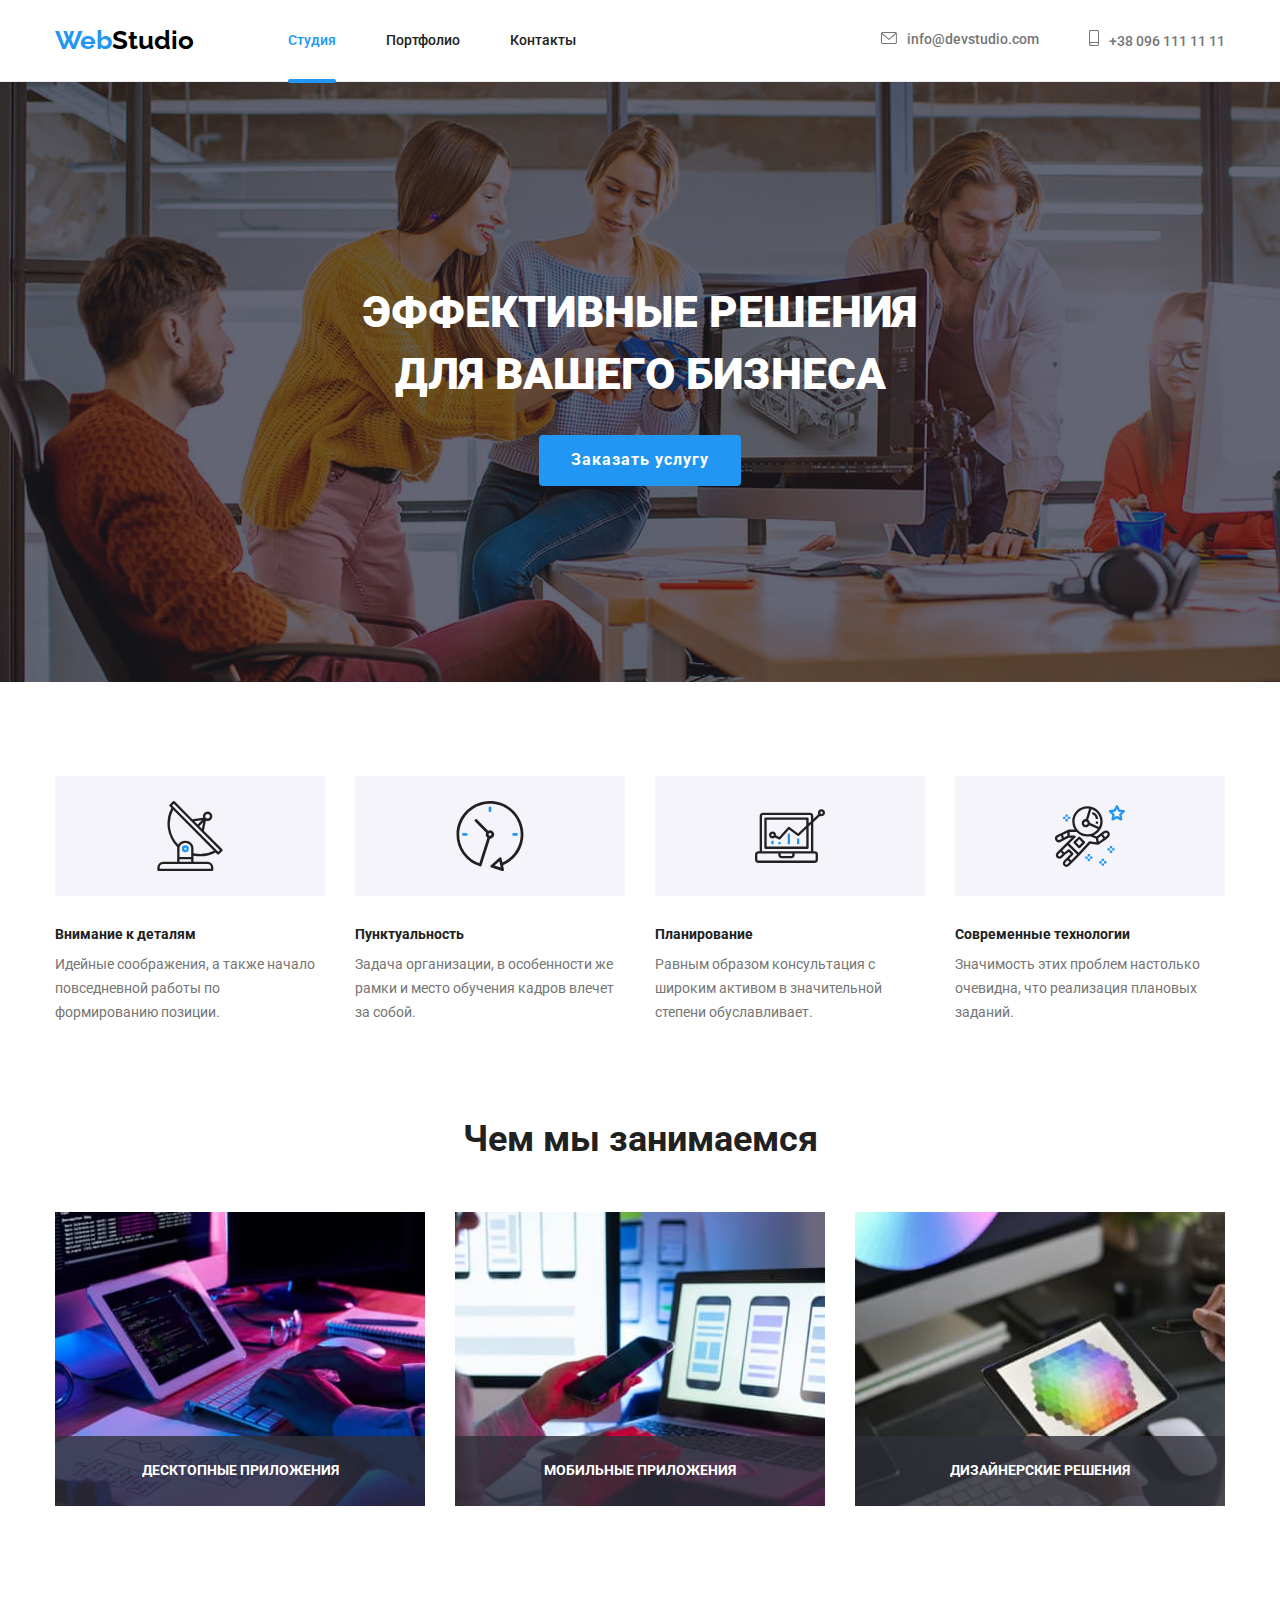
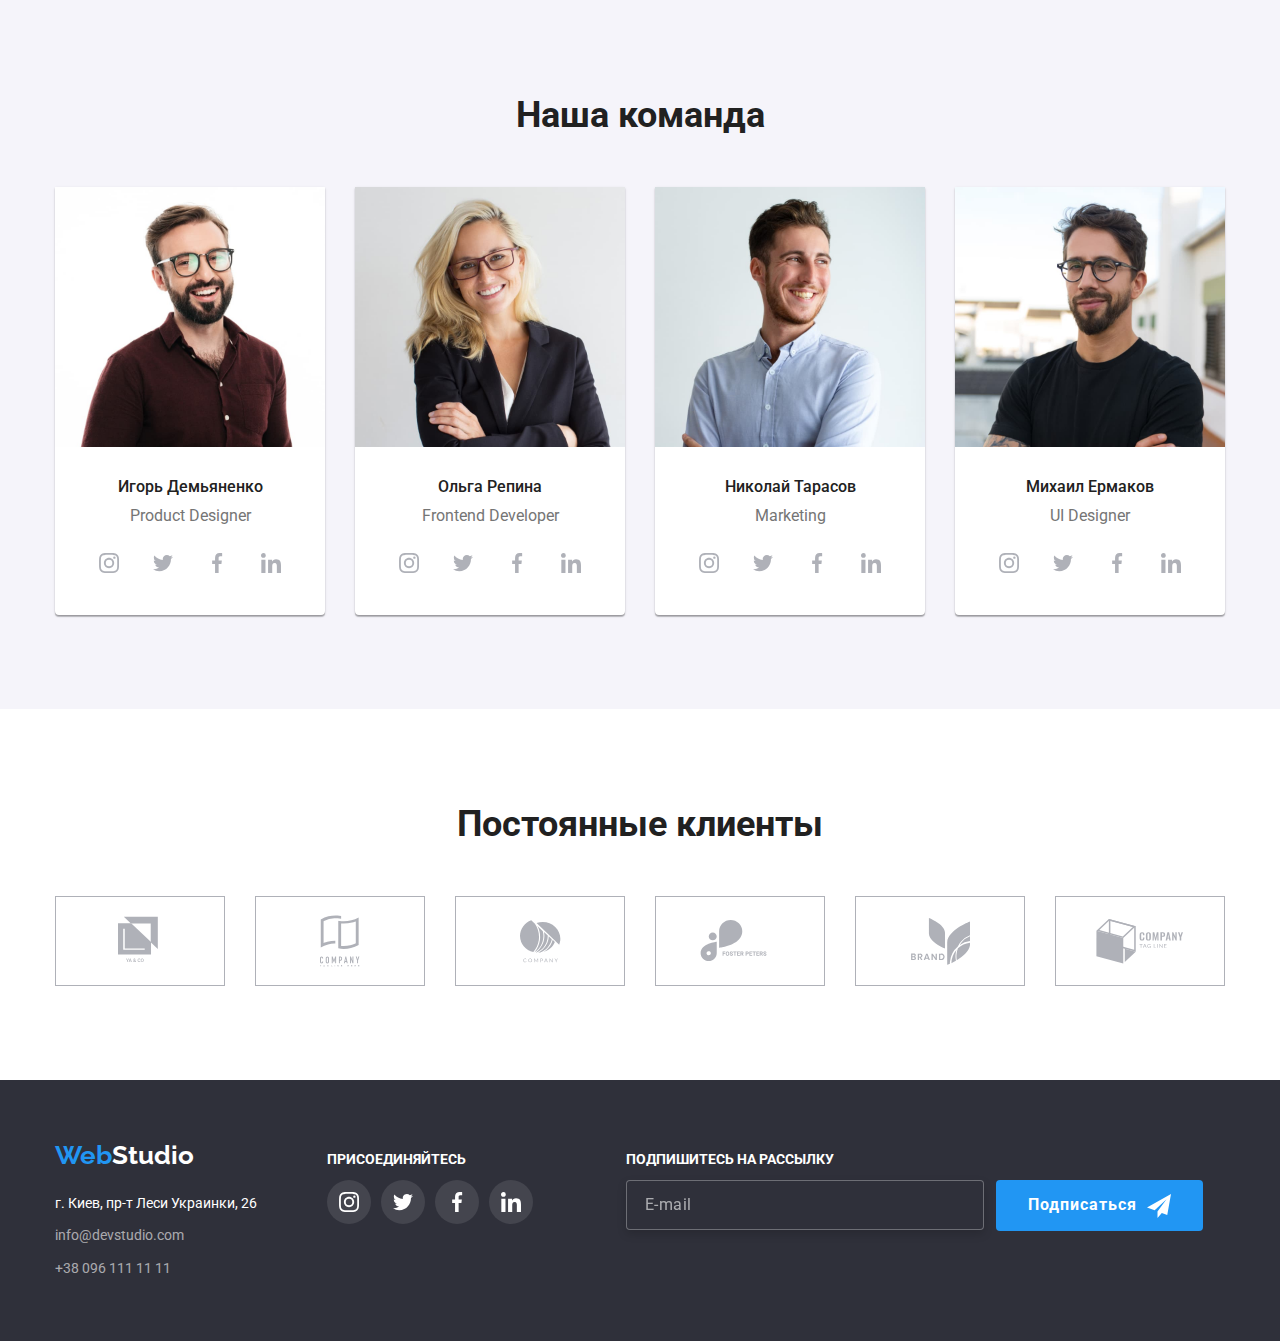
<file: index.html>
<!DOCTYPE html>
<html lang="ru">
<head>
    <meta charset="UTF-8">
    <meta name="viewport" content="width=device-width, initial-scale=1.0">
    <title>WebStudio</title>
    <link rel="preconnect" href="https://fonts.gstatic.com">
    <link href="https://fonts.googleapis.com/css2?family=Raleway:wght@700&family=Roboto:wght@400;500;700;900&display=swap"
    rel="stylesheet">
    <link rel="stylesheet" href="https://cdnjs.cloudflare.com/ajax/libs/modern-normalize/1.0.0/modern-normalize.min.css">
    <link rel="stylesheet" href="./css/variables.css">
    <link rel="stylesheet" href="./css/main.css">

</head>
<body>
    <!-- Шапка -->
<header class="header">
    <div class="container">
    <nav class="header-nav">
        <a href="./index.html" class="header-link"><span class="web">Web</span>Studio</a>
        <ul class="nav-list">
            <li><a href="./index.html" class="header-list current">Студия</a></li>
            <li><a href="./portfolio.html" class="header-list">Портфолио</a></li>
            <li><a href="" class="header-list">Контакты</a></li>
        </ul>
    <ul class="nav-contacts">
        <li><a href="mailto:info@devstudio.com" class="header-contact">
            <svg class="envelope" width="16px" height="12px">
                <use href="./images/symbol-defs.svg#icon-envelope"></use>
            </svg>info@devstudio.com</a></li>
        <li><a href="tel:+380961111111" class="header-contact">
            <svg class="smartphone" width="10px" height="16px">
                <use href="./images/symbol-defs.svg#icon-smartphone"></use>
            </svg>+38 096 111 11 11</a></li>
    </ul>
    </nav>
    </div>
</header>
<main>
    <!-- Герой -->
<section class="hero">
    <div class="hero-wrapper">
    <h1 class="hero-title">Эффективные решения <br /> для вашего бизнеса</h1>
    <button data-modal-open type="button" class="hero-button">Заказать услугу</button>
    </div>
</section>
<!-- Преимущества -->
<section class="features">
    <div class="container">
    <h2 class="visually-hidden">Наши преимущества</h2>
    <ul class="features-list">
        <li>
            <div class="icon-wrapper">
            <svg class="features-icon">
                <use href="./images/symbol-defs.svg#icon-antenna"></use>
            </svg> </div>
            <h3 class="features-title">Внимание к деталям</h3>
            <p class="features-text">Идейные соображения, а также начало повседневной работы по формированию позиции.</p>
        </li>
        <li>
            <div class="icon-wrapper">
                <svg class="features-icon">
                <use href="./images/symbol-defs.svg#icon-clock"></use>
                </svg>

            </div>
            <h3 class="features-title">Пунктуальность</h3>
            <p class="features-text">Задача организации, в особенности же рамки и место обучения кадров влечет за собой.</p>
        </li>
        <li> 
            <div class="icon-wrapper">
                <svg class="features-icon">
                <use href="./images/symbol-defs.svg#icon-diagram"></use>
                </svg>

            </div>
            <h3 class="features-title">Планирование</h3>
            <p class="features-text">Равным образом консультация с широким активом в значительной степени обуславливает.</p>
        </li>
        <li> 
            <div class="icon-wrapper">
                <svg class="features-icon">
                <use href="./images/symbol-defs.svg#icon-astronaut"></use>
                </svg>

            </div>
            <h3 class="features-title">Современные технологии</h3>
            <p class="features-text">Значимость этих проблем настолько очевидна, что реализация плановых заданий.</p>
        </li>
    </ul>
    </div>
</section>
<!-- наша работа -->
<section class="work">
    <div class="container">
    <h2 class="work-title">Чем мы занимаемся</h2>
    <ul class="work-list">
        <li class="work-item"><img src="./images/box-1.jpg" alt="img" width="370">
        <div class="work-text"><p>Десктопные приложения</p></div></li>
    <li class="work-item"><img src="./images/box-2.jpg" alt="img" width="370">
        <div class="work-text">
            <p>Мобильные приложения</p>
        </div>
    </li>
    <li class="work-item"><img src="./images/img.jpg" alt="img" width="370">
        <div class="work-text">
            <p>Дизайнерские решения</p>
        </div>
    </li>
    </ul>
    </div>
</section>
<!-- команда -->
<section class="team">
    <div class="container">
    <h2 class="team-title">Наша команда</h2>
    <ul class="team-list">
        <li class="item">
            <img src="./images/img-4.jpg" alt="Портрет дизайнера" width="270">
            <h3 class="team-name">Игорь Демьяненко</h3>
            <p class="team-text" lang="en">Product Designer</p>
            <ul class="team-icons">
                <li>
                    <a class="link-icon" href="#">
                        <svg class="soc-icon" width="20px" height="20px">
                            <use href="./images/symbol-defs.svg#icon-instagram"></use>
                        </svg>
                    </a>
                </li>
                <li>
                    <a class="link-icon" href="#">
                        <svg class="soc-icon" width="20px" height="20px">
                            <use href="./images/symbol-defs.svg#icon-twitter"></use>
                        </svg>
                    </a>
                </li>
                <li>
                    <a class="link-icon" href="#">
                        <svg class="soc-icon" width="20px" height="20px">
                            <use href="./images/symbol-defs.svg#icon-facebook"></use>
                        </svg>
                    </a>
                </li>
                <li>
                    <a class="link-icon" href="#">
                        <svg class="soc-icon" width="20px" height="20px">
                            <use href="./images/symbol-defs.svg#icon-linkedin"></use>
                        </svg>
                    </a>
                </li>
            </ul> 
        </li>
        <li class="item">
            <img src="./images/img-5.jpg" alt="Портрет разработчика" width="270">
            <h3 class="team-name">Ольга Репина</h3>
            <p class="team-text" lang="en">Frontend Developer</p>
            <ul class="team-icons">
                <li>
                    <a class="link-icon" href="#">
                        <svg class="soc-icon" width="20px" height="20px">
                            <use href="./images/symbol-defs.svg#icon-instagram"></use>
                        </svg>
                    </a>
                </li>
                <li>
                    <a class="link-icon" href="#">
                        <svg class="soc-icon" width="20px" height="20px">
                            <use href="./images/symbol-defs.svg#icon-twitter"></use>
                        </svg>
                    </a>
                </li>
                <li>
                    <a class="link-icon" href="#">
                        <svg class="soc-icon" width="20px" height="20px">
                            <use href="./images/symbol-defs.svg#icon-facebook"></use>
                        </svg>
                    </a>
                </li>
                <li>
                    <a class="link-icon" href="#">
                        <svg class="soc-icon" width="20px" height="20px">
                            <use href="./images/symbol-defs.svg#icon-linkedin"></use>
                        </svg>
                    </a>
                </li>
            </ul>
        </li>
        <li class="item"><img src="./images/img-6.jpg" alt="Портрет маркетолога" width="270">
            <h3 class="team-name">Николай Тарасов</h3>
            <p class="team-text" lang="en">Marketing</p>
            <ul class="team-icons">
                <li>
                    <a class="link-icon" href="#">
                        <svg class="soc-icon" width="20px" height="20px">
                            <use href="./images/symbol-defs.svg#icon-instagram"></use>
                        </svg>
                    </a>
                </li>
                <li>
                    <a class="link-icon" href="#">
                        <svg class="soc-icon" width="20px" height="20px">
                            <use href="./images/symbol-defs.svg#icon-twitter"></use>
                        </svg>
                    </a>
                </li>
                <li>
                    <a class="link-icon" href="#">
                        <svg class="soc-icon" width="20px" height="20px">
                            <use href="./images/symbol-defs.svg#icon-facebook"></use>
                        </svg>
                    </a>
                </li>
                <li>
                    <a class="link-icon" href="#">
                        <svg class="soc-icon" width="20px" height="20px">
                            <use href="./images/symbol-defs.svg#icon-linkedin"></use>
                        </svg>
                    </a>
                </li>
            </ul>
        </li>
        <li class="item">
            <img src="./images/img-7.jpg" alt="Портрет дизайнера" width="270">
            <h3 class="team-name">Михаил Ермаков</h3>
            <p class="team-text" lang="en">UI Designer</p>
            <ul class="team-icons">
                <li>
                    <a class="link-icon" href="#">
                        <svg class="soc-icon" width="20px" height="20px">
                            <use href="./images/symbol-defs.svg#icon-instagram"></use>
                        </svg>
                    </a>
                </li>
                <li>
                    <a class="link-icon" href="#">
                        <svg class="soc-icon" width="20px" height="20px">
                            <use href="./images/symbol-defs.svg#icon-twitter"></use>
                        </svg>
                    </a>
                </li>
                <li>
                    <a class="link-icon" href="#">
                        <svg class="soc-icon" width="20px" height="20px">
                            <use href="./images/symbol-defs.svg#icon-facebook"></use>
                        </svg>
                    </a>
                </li>
                <li>
                    <a class="link-icon" href="#">
                        <svg class="soc-icon" width="20px" height="20px">
                            <use href="./images/symbol-defs.svg#icon-linkedin"></use>
                        </svg>
                    </a>
                </li>
            </ul>
        </li>
    </ul>
    </div>
</section>
<!-- Партнеры -->
<section class="partners">
    <div class="container">
        <h2 class="partners-title">Постоянные клиенты</h2>
        <ul class="partners-logo">
            <li> 
                <a class="partners-link" href="#">
                    <svg width="44px" height="50px">
                        <use href="./images/symbol-defs.svg#icon-logo-1"></use>
                    </svg>
                </a>
            </li>
            <li>
                    <a class="partners-link" href="#">
                        <svg width="40px" height="52px">
                            <use href="./images/symbol-defs.svg#icon-logo-2"></use>
                        </svg>
                    </a>
            </li>
            <li>
                    <a class="partners-link" href="#">
                        <svg width="41px" height="43px">
                            <use href="./images/symbol-defs.svg#icon-logo-3"></use>
                        </svg>
                    </a>
            </li>
            <li>
                    <a class="partners-link" href="#">
                        <svg width="80px" height="42px">
                            <use href="./images/symbol-defs.svg#icon-logo-4"></use>
                        </svg>
                    </a>
            </li>
            <li>
                    <a class="partners-link" href="#">
                        <svg width="59px" height="47px">
                            <use href="./images/symbol-defs.svg#icon-logo-5"></use>
                        </svg>
                    </a>
            </li>
            <li>
                    <a class="partners-link" href="#">
                        <svg width="88px" height="45px">
                            <use href="./images/symbol-defs.svg#icon-logo-6"></use>
                        </svg>
                    </a>
            </li>

        </ul>
    </div>
</section>
</main>
<!-- подвал -->
<footer class="footer">
    <div class="container">
        <div class="footer-cnt">
        <div class="footer-wrapper">
    <a href="./index.html" class="footer-logo"><span class="web">Web</span>Studio</a>
    <address>
        <ul class="footer-list">
        <li class="footer-adr">г. Киев, пр-т Леси Украинки, 26</li>
        <li><a class="footer-link" href="mailto:info@devstudio.com">info@devstudio.com</a></li>
        <li><a class="footer-link" href="tel:+380961111111">+38 096 111 11 11</a></li>
       </ul>
    </address>
    </div>
    <div class="footer-soc">
        <h2 class="footer-title">Присоединяйтесь</h2>
        <ul class="soc-list">
            <li>
                <a href="#">
                <svg class="footer-icon" width="20px" height="20px">
                    <use href="./images/symbol-defs.svg#icon-instagram"></use>
                </svg>
                </a>
            </li>
            <li>
                <a href="#">
                <svg class="footer-icon" width="20px" height="20px">
                    <use href="./images/symbol-defs.svg#icon-twitter"></use>
                </svg>
                </a>
            </li>
            <li>
                <a href="#">
                <svg class="footer-icon" width="20px" height="20px">
                    <use href="./images/symbol-defs.svg#icon-facebook"></use>
                </svg>
                </a>
            </li>
            <li>
                <a href="#">
                <svg class="footer-icon" width="20px" height="20px">
                    <use href="./images/symbol-defs.svg#icon-linkedin"></use>
                </svg>
                </a>
            </li>
        </ul>
    </div>
    <div class="subscribe">
<h2 class="footer-title">Подпишитесь на рассылку</h2>

<form>
<label class="email-label">
    <input class="email"  type="email" name="email" placeholder="E-mail" >
    
</label>

</form>
<button class="footer-button" type="button">Подписаться
   <svg class="button-icon" width="24px" height="24px">
       <use href="./images/symbol-defs.svg#icon-send"></use>
   </svg>
</button>

    </div>
    
    
</div>
    </div>
</footer>

<div data-modal class="backdrop is-hidden">
    <div class="modal is-hidden">
        <h2 class="modal-title">Оставьте свои данные, мы вам перезвоним</h2>
        <form class="form">
            
           <label class="modal-label"> <span>Имя</span>
                <input class="modal-input" type="text" name="name">
                <svg class="modal-icon" width="18px" height="18px">
                    <use href="./images/symbol-defs.svg#icon-person"></use>
                </svg>
           </label>
            <label class="modal-label"> <span>Телефон</span>
                <input class="modal-input" type="tel" name="tel">
                <svg class="modal-icon" width="18px" height="18px">
                    <use href="./images/symbol-defs.svg#icon-phone"></use>
                </svg>
            </label>
            <label class="modal-label"> <span>Почта</span>
                <input class="modal-input" type="email" name="email">
                <svg class="modal-icon" width="18px" height="18px">
                    <use href="./images/symbol-defs.svg#icon-email"></use>
                </svg>
            </label>

            <label class="modal-label"> <span>Комментарий</span>
                <textarea class="textarea" name="feedback" placeholder="Введите текст"></textarea>

            </label>
            
            <label class="checkbox">
                
                <input class="checkbox-input" type="checkbox" name="terms">
               <span class="check"></span>
            <svg class="checkbox-icon" width="16" height="15">
                <use href="./images/symbol-defs.svg#icon-check"></use>
            </svg>
                
                Соглашаюсь с рассылкой и принимаю <a href="#">Условия договора</a>
                
            </label>
        <button class="send-button" type="submit">Отправить</button>
        </form>
        
        
        
        
        
        
        <div class="modal-button">
        <svg data-modal-close width="18px" height="18px">
            <use href="./images/symbol-defs.svg#icon-close"></use>
        </svg>
        </div>
    </div>
</div>
<script src="./js/modal.js"></script>

</body>
</html>
</file>
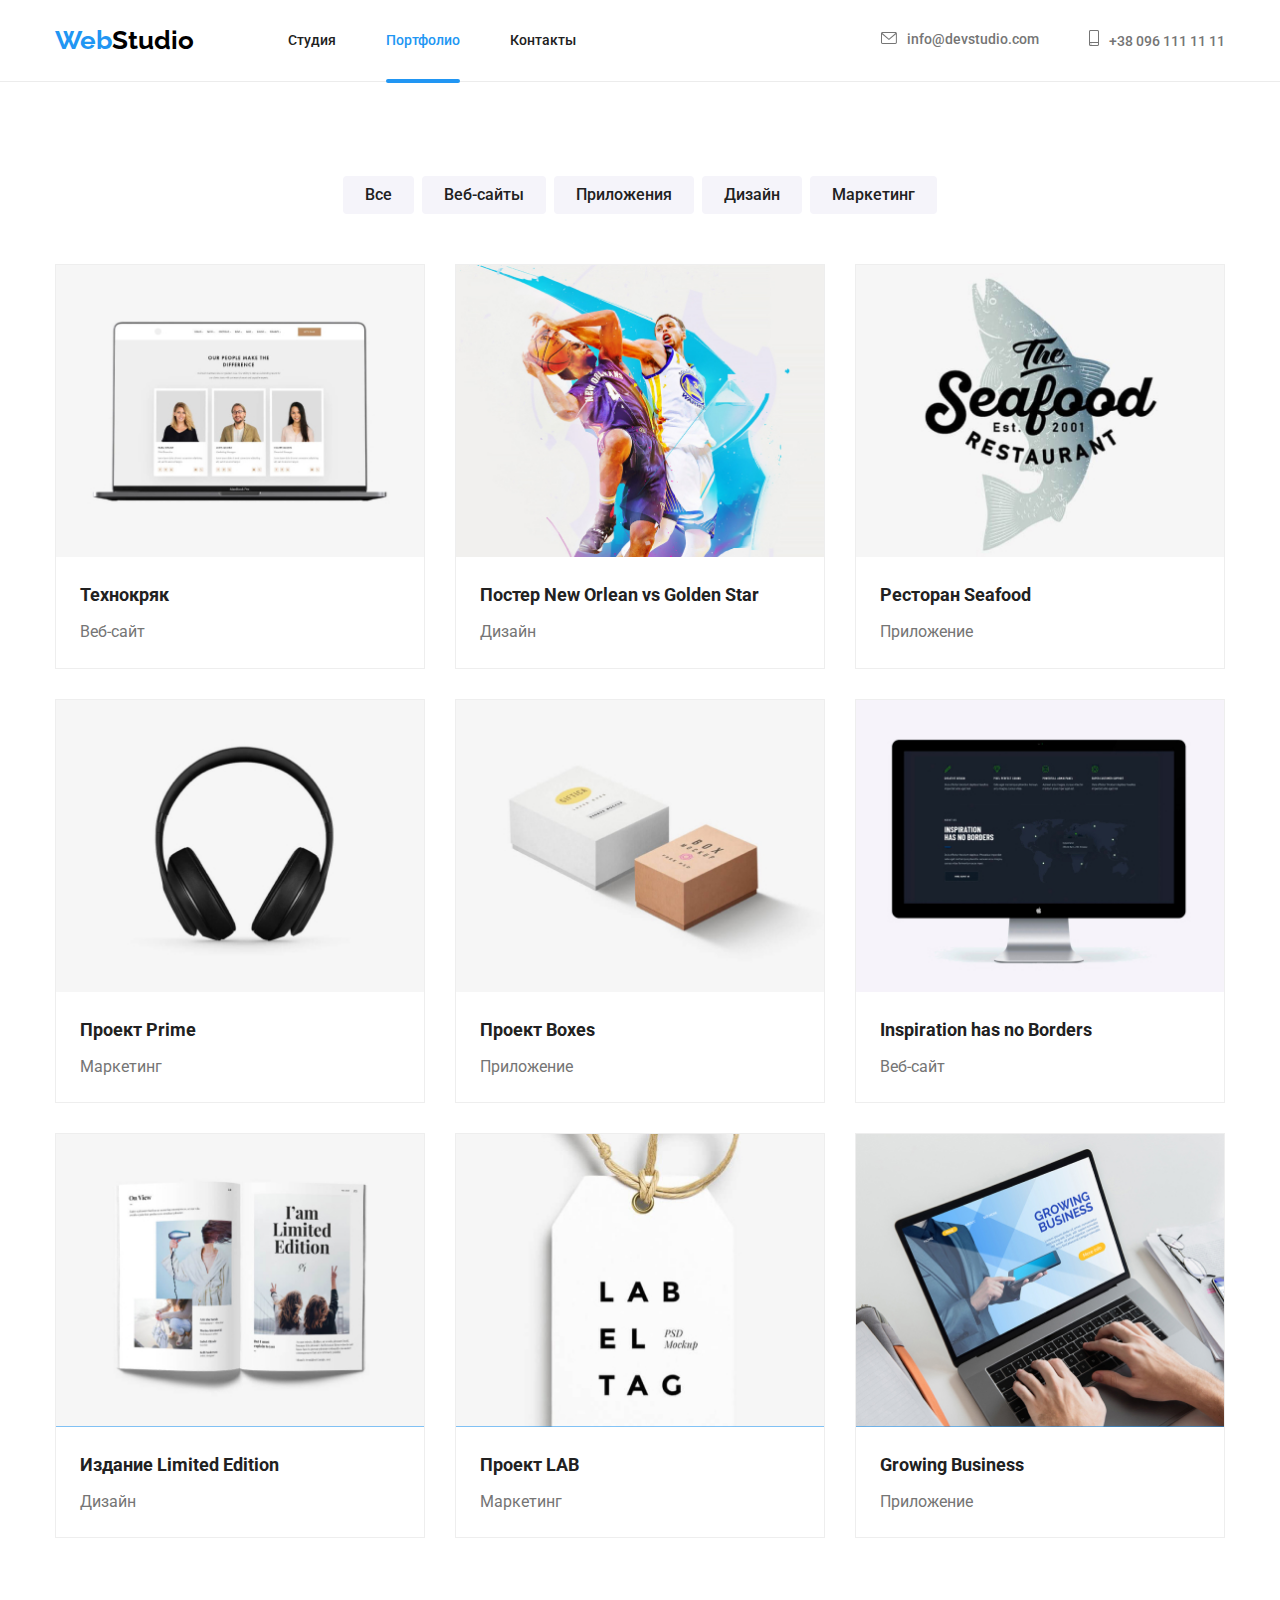
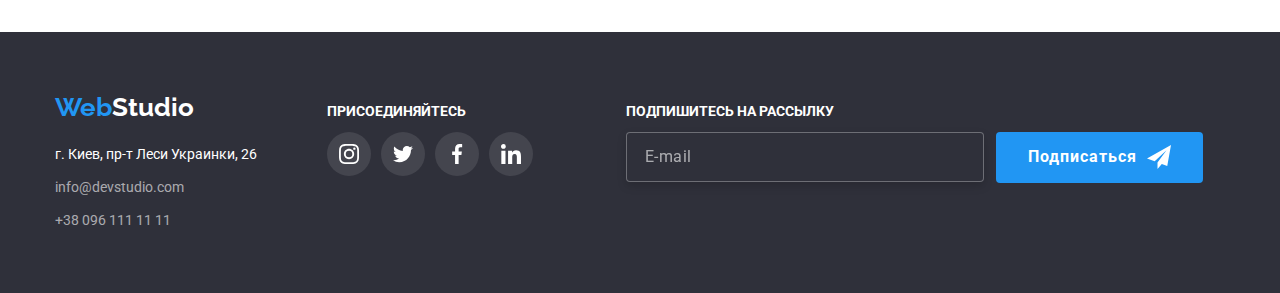
<file: portfolio.html>
<!DOCTYPE html>
<html lang="ru">
<head>
    <meta charset="UTF-8">
    <meta http-equiv="X-UA-Compatible" content="IE=edge">
    <meta name="viewport" content="width=device-width, initial-scale=1.0">
    <title>Portfolio</title>
    <link rel="preconnect" href="https://fonts.gstatic.com">
    <link href="https://fonts.googleapis.com/css2?family=Raleway:wght@700&family=Roboto:wght@400;500;700;900&display=swap"
    rel="stylesheet">
    <link rel="stylesheet" href="https://cdnjs.cloudflare.com/ajax/libs/modern-normalize/1.0.0/modern-normalize.min.css">
    <link rel="stylesheet" href="./css/variables.css">
    <link rel="stylesheet" href="./css/portfolio.css">
   
</head>
<body>
    <!-- Шапка -->
<header class="header">
    <div class="container">
        <nav class="header-nav">
            <a href="./index.html" class="header-link"><span class="web">Web</span>Studio</a>
            <ul class="nav-list">
                <li><a href="./index.html" class="header-list">Студия</a></li>
                <li><a href="./portfolio.html" class="header-list current">Портфолио</a></li>
                <li><a href="" class="header-list">Контакты</a></li>
            </ul>
            <ul class="nav-contacts">
                <li><a href="mailto:info@devstudio.com" class="header-contact">
                        <svg class="envelope" width="16px" height="12px">
                            <use href="./images/symbol-defs.svg#icon-envelope"></use>
                        </svg>info@devstudio.com</a></li>
                <li><a href="tel:+380961111111" class="header-contact">
                        <svg class="smartphone" width="10px" height="16px">
                            <use href="./images/symbol-defs.svg#icon-smartphone"></use>
                        </svg>+38 096 111 11 11</a></li>
            </ul>
        </nav>
    </div>
</header>
    <!-- hero -->
    <main class="hero">
        <div class="container">
        <h1 class="visually-hidden">Наши проекты</h1>
        <div class="list">

   
            <ul class="hero-list">
            <li><button class="hero-button" type="button">Все</button></li>
            <li><button class="hero-button" type="button">Веб-сайты</button></li>
            <li><button class="hero-button" type="button">Приложения</button></li>
            <li><button class="hero-button" type="button">Дизайн</button></li>
            <li><button class="hero-button" type="button">Маркетинг</button></li>
        </ul>
        </div>
        <div class="cards">
        <ul class="hero-items">
            <li class="item">
                <div class="item-overlay">
                <img src="./images/img9.jpg" alt="img" width="370">
                <p class="overlay-text">Технокряк это современная площадка распространения коронавируса. Компании используют эту платформу для цифрового
                шпионажа и атак на защищённые сервера конкурентов.</p>
                </div>
                <div class="card-content">
                <h2 class="hero-title">Технокряк</h2>
                <p class="hero-text">Веб-сайт</p>
                </div>
            </li>
            <li class="item">
                    <div class="item-overlay">
                        <img src="./images/img1.jpg" alt="img" width="370">
                        <p class="overlay-text">Технокряк это современная площадка распространения коронавируса. Компании используют эту
                            платформу для цифрового
                            шпионажа и атак на защищённые сервера конкурентов.</p>
                    </div>
                <div class="card-content">
                <h2 class="hero-title">Постер New Orlean vs Golden Star</h2>
                <p class="hero-text">Дизайн</p>
                </div>
            </li>
            <li class="item">
                    <div class="item-overlay">
                        <img src="./images/img2.jpg" alt="img" width="370">
                        <p class="overlay-text">Технокряк это современная площадка распространения коронавируса. Компании используют эту
                            платформу для цифрового
                            шпионажа и атак на защищённые сервера конкурентов.</p>
                    </div>
                <div class="card-content">
                <h2 class="hero-title">Ресторан Seafood</h2>
                <p class="hero-text">Приложение</p>
                </div>
            </li>
            <li class="item">
                <div class="item-overlay">
                    <img src="./images/img3.jpg" alt="img" width="370">
                    <p class="overlay-text">Технокряк это современная площадка распространения коронавируса. Компании используют эту
                        платформу для цифрового
                        шпионажа и атак на защищённые сервера конкурентов.</p>
                </div>
                <div class="card-content">
                <h2 class="hero-title">Проект Prime</h2>
                <p class="hero-text">Маркетинг</p>
                </div>
            </li>
            <li class="item">
                <div class="item-overlay">
                    <img src="./images/img4.jpg" alt="img" width="370">
                    <p class="overlay-text">Технокряк это современная площадка распространения коронавируса. Компании используют эту
                        платформу для цифрового
                        шпионажа и атак на защищённые сервера конкурентов.</p>
                </div>
                <div class="card-content">
                <h2 class="hero-title">Проект Boxes</h2>
                <p class="hero-text">Приложение</p>
                </div>
            </li>
            <li class="item">
                <div class="item-overlay">
                    <img src="./images/img5.jpg" alt="img" width="370">
                    <p class="overlay-text">Технокряк это современная площадка распространения коронавируса. Компании используют эту
                        платформу для цифрового
                        шпионажа и атак на защищённые сервера конкурентов.</p>
                </div>
                <div class="card-content">
                <h2 class="hero-title">Inspiration has no Borders</h2>
                <p class="hero-text">Веб-сайт</p>
                </div>
            </li>
            <li class="item">
                <div class="item-overlay">
                    <img src="./images/img6.jpg" alt="img" width="370">
                    <p class="overlay-text">Технокряк это современная площадка распространения коронавируса. Компании используют эту
                        платформу для цифрового
                        шпионажа и атак на защищённые сервера конкурентов.</p>
                </div>
                <div class="card-content">
                <h2 class="hero-title">Издание Limited Edition</h2>
                <p class="hero-text">Дизайн</p>
                </div>
            </li>
            <li class="item">
                <div class="item-overlay">
                    <img src="./images/img7.jpg" alt="img" width="370">
                    <p class="overlay-text">Технокряк это современная площадка распространения коронавируса. Компании используют эту
                        платформу для цифрового
                        шпионажа и атак на защищённые сервера конкурентов.</p>
                </div>
                <div class="card-content">
                <h2 class="hero-title">Проект LAB</h2>
                <p class="hero-text">Маркетинг</p>
                </div>
            </li>
            <li class="item">
                <div class="item-overlay">
                    <img src="./images/img8.jpg" alt="img" width="370">
                    <p class="overlay-text">Технокряк это современная площадка распространения коронавируса. Компании используют эту
                        платформу для цифрового
                        шпионажа и атак на защищённые сервера конкурентов.</p>
                </div>
                <div class="card-content">
                <h2 class="hero-title">Growing Business</h2>
                <p class="hero-text">Приложение</p>
                </div>
            </li>

        </ul>
        </div>
        </div>

    </main>
    <!-- Футер -->
<footer class="footer">
    <div class="container">
        <div class="footer-cnt">
            <div class="footer-wrapper">
                <a href="./index.html" class="footer-logo"><span class="web">Web</span>Studio</a>
                <address>
                    <ul class="footer-list">
                        <li class="footer-adr">г. Киев, пр-т Леси Украинки, 26</li>
                        <li><a class="footer-link" href="mailto:info@devstudio.com">info@devstudio.com</a></li>
                        <li><a class="footer-link" href="tel:+380961111111">+38 096 111 11 11</a></li>
                    </ul>
                </address>
            </div>
            <div class="footer-soc">
                <h2 class="footer-title">Присоединяйтесь</h2>
                <ul class="soc-list">
                    <li>
                        <a href="#">
                            <svg class="footer-icon" width="20px" height="20px">
                                <use href="./images/symbol-defs.svg#icon-instagram"></use>
                            </svg>
                        </a>
                    </li>
                    <li>
                        <a href="#">
                            <svg class="footer-icon" width="20px" height="20px">
                                <use href="./images/symbol-defs.svg#icon-twitter"></use>
                            </svg>
                        </a>
                    </li>
                    <li>
                        <a href="#">
                            <svg class="footer-icon" width="20px" height="20px">
                                <use href="./images/symbol-defs.svg#icon-facebook"></use>
                            </svg>
                        </a>
                    </li>
                    <li>
                        <a href="#">
                            <svg class="footer-icon" width="20px" height="20px">
                                <use href="./images/symbol-defs.svg#icon-linkedin"></use>
                            </svg>
                        </a>
                    </li>
                </ul>
            </div>
            <div class="subscribe">
                <h2 class="footer-title">Подпишитесь на рассылку</h2>

                <form>
                    <label class="email-label">
                        <input class="email" type="email" name="email" placeholder="E-mail">

                    </label>

                </form>
                <button class="footer-button" type="button">Подписаться
                    <svg class="button-icon" width="24px" height="24px">
                        <use href="./images/symbol-defs.svg#icon-send"></use>
                    </svg>
                </button>

            </div>


        </div>
    </div>
</footer>
    
</body>
</html>
</file>
<file: css/variables.css>
/* Blue accent #2196F3 */
/* Black #000000 */
/* White #ffffff */
/* Black secondary #212121 */
/* Grey #757575 */
/* White secondary #255,255,255,0.6 */
/* bg #2F303A */
/* filter bg #f5f4fa */

:root {
  --blue-accent: #2196f3;
  --black-primary: #000000;
  --black-secondary: #212121;
  --white-primary: #ffffff;
  --grey-cnt: #757575;
  --white-secondary-op: rgba(255, 255, 255, 0.6);
  --background-color: #2f303a;
  --btn-bg: #f5f4fa;
}
ul {
  list-style: none;
  margin: 0;
  padding: 0;
}

p {
  margin: 0;
  padding: 0;
}

h1,
h2,
h3,
h4,
h5,
h6 {
  margin: 0;
  padding: 0;
}

img {
  display: block;
  max-width: 100%;
  height: auto;
}

a {
  text-decoration: none;
}

body {
  background-color: #ffffff;
  font-family: Roboto, sans-serif;
  font-style: normal;
  font-weight: 400;
  overflow-x: auto;
}
form {
  font-family: inherit;
}
</file>
<file: css/main.css>
:root {
  --blue-accent: #2196f3;
  --black-primary: #000000;
  --black-secondary: #212121;
  --white-primary: #ffffff;
  --grey-cnt: #757575;
  --white-secondary-op: rgba(255, 255, 255, 0.6);
  --background-color: #2f303a;
  --btn-bg: #f5f4fa;
  --cubic: cubic-bezier(0.4, 0, 0.2, 1);
}

.container {
  width: 1200px;
  padding-left: 15px;
  padding-right: 15px;
  margin-left: auto;
  margin-right: auto;
}

/* header */
.header {
  border-bottom: 1px solid #ececec;
}

.header-nav,
.nav-list,
.nav-contacts {
  display: flex;
}

.header-nav {
  justify-content: space-between;
  align-items: center;
  padding-top: 25px;
  padding-bottom: 25px;
}
.header-nav li:not(:last-child) {
  margin-right: 50px;
}
.nav-list {
  margin-right: 305px;
  margin-left: 93px;
}

.header .header-link {
  font-family: Raleway, sans-serif;
  font-weight: 700;
  font-size: 26px;
  line-height: 1.2;
  color: var(--black-primary);
}
.header .web {
  color: var(--blue-accent);
}
.header .header-list {
  position: relative;
  padding-top: 32px;
  padding-bottom: 32px;
  font-weight: 500;
  font-size: 14px;
  line-height: 1.2;
  color: var(--black-secondary);
  transition: color 250ms var(--cubic);
}
.header .header-list:hover,
.header .header-list:focus,
.header .header-contact:hover,
.header .header-contact:focus {
  color: var(--blue-accent);
}

.header .header-list.current {
  color: var(--blue-accent);
}
.header-list.current::after {
  position: absolute;
  content: '';
  transform: translateY(29px);
  display: block;
  width: 100%;
  height: 4px;
  border-radius: 2px;
  background-color: var(--blue-accent);
}

.envelope {
  margin-right: 10px;
  fill: currentColor;
}

.smartphone {
  margin-right: 10px;
  fill: currentColor;
}

.header .header-contact {
  padding-top: 32px;
  padding-bottom: 32px;
  font-weight: 500;
  font-size: 14px;
  line-height: 1.2;
  color: var(--grey-cnt);
  transition: color 250ms var(--cubic);
}

/* hero */
.hero {
  text-align: center;
  height: 600px;
  max-width: 1600px;
  background: #c4c4c4;
  background-image: linear-gradient(
      rgba(47, 48, 58, 0.4),
      rgba(47, 48, 58, 0.4)
    ),
    url(../images/bg.jpg);
}
.hero-wrapper {
  padding-top: 200px;
  padding-bottom: 200px;
}
.hero .hero-title {
  margin-bottom: 30px;
  font-weight: 900;
  font-size: 44px;
  line-height: 1.4;
  text-align: center;
  text-transform: uppercase;
  color: var(--white-primary);
}
.hero-button {
  display: inline-block;
  padding: 10px 32px;
  min-width: 200px;
  border-radius: 4px;

  font-family: inherit;
  font-weight: 700;
  font-size: 16px;
  line-height: 1.9;
  letter-spacing: 0.06em;
  text-align: center;
  border: none;
  background-color: var(--blue-accent);
  color: var(--white-primary);
  cursor: pointer;
}

/* features */

.visually-hidden {
  position: absolute;
  width: 1px;
  height: 1px;
  margin: -1px;
  border: 0;
  padding: 0;
  white-space: nowrap;
  clip-path: inset(100%);
  clip: rect(0 0 0 0);
  overflow: hidden;
}
.icon-wrapper {
  display: flex;
  justify-content: center;
  align-content: center;
  margin-top: 94px;
  margin-bottom: 30px;
  width: 270px;
  height: 120px;
  background: #f5f4fa;
  border-radius: 4px;
  transition: filter 250ms var(--cubic);
}
.icon-wrapper:hover {
  filter: drop-shadow(0px 4px 4px rgba(0, 0, 0, 0.25));
}
.features-icon {
  align-self: center;
  width: 70px;
  height: 70px;
}
.features-list {
  display: flex;
}
.features-list li:not(:last-child) {
  margin-right: 30px;
}
.features-list li {
  padding-bottom: 94px;
}
.features .features-title {
  margin-bottom: 10px;
  font-weight: 700;
  font-size: 14px;
  line-height: 1.2;
  color: var(--black-secondary);
}
.features .features-text {
  font-weight: 400;
  font-size: 14px;
  line-height: 1.7;
  color: var(--grey-cnt);
}

/* works */

.work-list {
  display: flex;
}
.work-item {
  position: relative;
}
.work-text {
  position: absolute;
  transform: translateY(-100%);
  display: flex;
  align-items: center;
  justify-content: center;
  height: 70px;
  width: 100%;

  font-weight: 700;
  font-size: 14px;
  line-height: 1.14;
  text-transform: uppercase;
  color: var(--white-primary);
  background-color: rgba(47, 48, 58, 0.8);
}
.work-list li:not(:last-child) {
  margin-right: 30px;
}

.work-list li {
  padding-bottom: 94px;
}

.work .work-title {
  margin-bottom: 50px;
  font-weight: 700;
  font-size: 36px;
  line-height: 1.2;
  text-align: center;
  color: var(--black-secondary);
}

/* team */
.team {
  background-color: var(--btn-bg);
}
.team-list {
  display: flex;
  text-align: center;
}
.team-list .item {
  margin-top: 50px;
  margin-bottom: 94px;
  box-shadow: 0px 1px 3px rgba(0, 0, 0, 0.12), 0px 1px 1px rgba(0, 0, 0, 0.14),
    0px 2px 1px rgba(0, 0, 0, 0.2);
  border-radius: 0px 0px 4px 4px;
  background: var(--white-primary);
}
.team-list .team-name {
  margin-top: 30px;
  margin-bottom: 10px;
}
.team-list .team-text {
  margin-bottom: 16px;
}

.team-list .item + .item {
  margin-left: 30px;
}
.team .team-title {
  padding-top: 94px;
  font-weight: 700;
  font-size: 36px;
  line-height: 1.2;
  text-align: center;
  color: var(--black-secondary);
}
.team .team-name {
  font-weight: 500;
  font-size: 16px;
  line-height: 1.2;
  color: var(--black-secondary);
}
.team .team-text {
  font-weight: 400;
  font-size: 16px;
  line-height: 1.2;
  color: var(--grey-cnt);
}
.team-icons {
  display: inline-flex;
  margin-right: auto;
  margin-left: auto;
}
.team-icons li {
  display: flex;
  width: 44px;
  height: 44px;
  align-items: center;
  justify-content: center;
  margin-bottom: 30px;
}
.team-icons li:not(:last-child) {
  margin-right: 10px;
}

.link-icon {
  transition: background-color 250ms var(--cubic), fill 250ms var(--cubic);
  border-radius: 50%;
  fill: #afb1b8;
}
.link-icon:hover,
.link-icon:focus {
  background-color: var(--blue-accent);
  color: var(--white-primary);

  outline: none;
}
.link-icon:hover .soc-icon,
.link-icon:focus .soc-icon {
  fill: currentColor;
}
.team-icons a {
  display: flex;
  width: 44px;
  height: 44px;
  align-items: center;
  justify-content: center;
}
/* Партнеры */
.partners-logo {
  display: inline-flex;
  padding-bottom: 94px;
}

.partners-title {
  padding-top: 94px;
  margin-bottom: 50px;
  font-weight: 700;
  font-size: 36px;
  line-height: 1.2;
  text-align: center;
  color: var(--black-secondary);
}
.partners-logo li:not(:last-child) {
  margin-right: 30px;
}

.partners-link {
  display: flex;
  width: 170px;
  height: 90px;
  border: 1px solid #afb1b8;
  justify-content: center;
  align-items: center;

  fill: #afb1b8;
  transition: fill 250ms var(--cubic), border 250ms var(--cubic),
    border-radius 250ms var(--cubic);
}

.partners-link:hover,
.partners-link:focus {
  border: 1px solid #2196f3;
  border-radius: 4px;
  color: var(--blue-accent);
  outline: none;
  fill: var(--blue-accent);
}

/* Footer */

.footer {
  background-color: var(--background-color);
}
.footer-wrapper {
  padding-top: 60px;
  padding-bottom: 60px;
}
.footer-list li:not(:last-child) {
  margin-bottom: 9px;
}
.footer .footer-logo {
  display: block;
  margin-bottom: 20px;
  font-family: Raleway, sans-serif;
  font-weight: 700;
  font-size: 26px;
  line-height: 1.2;
  color: var(--white-primary);
}
.footer .web {
  color: var(--blue-accent);
}
.footer .footer-adr {
  font-style: normal;
  font-weight: 400;
  font-size: 14px;
  line-height: 1.7;
  color: var(--white-primary);
}
.footer .footer-link {
  font-style: normal;
  font-weight: 400;
  font-size: 14px;
  line-height: 1.7;
  color: var(--white-secondary-op);
  transition: color 250ms var(--cubic);
}
.footer .footer-link:hover,
.footer .footer-link:focus {
  color: var(--blue-accent);
}
.footer-cnt {
  display: inline-flex;
  align-items: baseline;
}

.footer-soc {
  margin-left: 70px;
}

.footer-title {
  font-weight: 700;
  line-height: 1.14px;
  font-size: 14px;
  text-transform: uppercase;
  color: var(--white-primary);
}
.footer-icon {
  fill: var(--white-primary);
}
.soc-list {
  margin-top: 20px;
  display: inline-flex;
}
.soc-list a {
  display: inline-flex;
  width: 44px;
  height: 44px;
  align-items: center;
  justify-content: center;
  background: rgba(255, 255, 255, 0.1);
  border-radius: 50%;
  transition: background-color 250ms var(--cubic);
}

.soc-list li + li {
  margin-left: 10px;
}
.soc-list a:hover,
.soc-list a:focus {
  background-color: var(--blue-accent);
  border-radius: 50%;
  outline: none;
}

.subscribe {
  margin-left: 93px;
}

.email::placeholder {
  padding-left: 16px;
  font-size: 16px;
  line-height: 1.25;
  letter-spacing: 0.03em;
  color: rgba(255, 255, 255, 0.6);
}

.email {
  margin-top: 20px;
  min-width: 358px;
  min-height: 50px;
  border: 1px solid rgba(255, 255, 255, 0.3);
  filter: drop-shadow(0px 4px 4px rgba(0, 0, 0, 0.15));
  border-radius: 4px;
  background-color: var(--background-color);
  color: white;
}
.footer-button {
  transform: translateY(-50px) translateX(370px);
  display: flex;
  align-items: center;
  padding: 10px 32px;
  min-width: 200px;
  border-radius: 4px;

  font-weight: 700;
  font-size: 16px;
  line-height: 1.9;
  letter-spacing: 0.06em;
  border: none;

  background-color: var(--blue-accent);
  color: var(--white-primary);
  cursor: pointer;
}
.button-icon {
  margin-left: 10px;
}

/* Modal */
.backdrop {
  position: fixed;
  top: 0;
  left: 0;
  width: 100%;
  height: 100%;
  opacity: 1;
  background-color: rgba(0, 0, 0, 0.2);
  transition: opacity 250ms var(--cubic);
}

.modal {
  position: absolute;
  top: 50%;
  left: 50%;
  transform: translate(-50%, -50%) scale(1);
  padding: 40px;
  width: 528px;
  height: 581px;
  background-color: #fff;
  transition: transform 250ms var(--cubic);
}

.modal-title {
  font-weight: bold;
  font-size: 20px;
  line-height: 1.15;
  text-align: center;
  letter-spacing: 0.03em;
  color: var(--black-secondary);
  margin-bottom: 30px;
}

.modal-label {
  position: relative;
  margin-bottom: 30px;
}
.modal-label span {
  position: absolute;
  transform: translateY(-120%);
  font-size: 12px;
  line-height: 1.16;
  color: var(--grey-cnt);
}

.modal-input {
  width: 100%;
  min-height: 40px;
  padding-left: 40px;
  margin-bottom: 30px;
  border: 1px solid rgba(33, 33, 33, 0.2);
  border-radius: 4px;
  font-family: inherit;
  -webkit-appearance: none;
  transition: border 250ms var(--cubic);
}
.modal-icon {
  position: absolute;
  top: 0;
  left: 0;
  transform: translateX(12px);
  transition: fill 250ms var(--cubic);
}

.modal-label:focus-within .modal-icon {
  fill: var(--blue-accent);
}
.modal-label:focus-within .modal-input {
  border: 1px solid var(--blue-accent);
  outline: none;
}
.modal-label:focus-within .textarea {
  border: 1px solid var(--blue-accent);
  outline: none;
}
.textarea {
  width: 100%;
  height: 120px;
  resize: none;
  padding: 12px 16px;
  margin-bottom: 20px;
  border: 1px solid rgba(33, 33, 33, 0.2);
  border-radius: 4px;
  transition: border 250ms var(--cubic);
}
.textarea::placeholder {
  font-size: 12px;
  line-height: 1.16;
  letter-spacing: 0.01em;

  color: rgba(117, 117, 117, 0.5);
}

.checkbox {
  display: flex;
  justify-content: center;
  align-items: center;

  font-size: 14px;
  line-height: 1.7;
  letter-spacing: 0.03em;
  color: var(--grey-cnt);
}

.checkbox a {
  color: var(--blue-accent);
  text-decoration: underline;
  margin-left: 3px;
}

.checkbox-input {
  position: absolute;
  -webkit-appearance: none;
  -moz-appearance: none;
  appearance: none;
}
.check {
  display: inline-block;
  width: 16px;
  height: 15px;
  margin-right: 8.38px;
  border: 2px solid black;
  border-radius: 4px;
}

.checkbox-icon {
  position: absolute;
  transform: translateX(-204px);
  display: none;
}
.checkbox-input:checked + .check {
  opacity: 0;
}
.checkbox-input:checked ~ .checkbox-icon {
  display: block;
}
.check:focus {
  outline: 2px solid var(--blue-accent);
}

.send-button {
  display: flex;
  justify-content: center;
  align-items: center;
  margin-left: auto;
  margin-right: auto;
  margin-top: 30px;
  padding: 10px 32px;
  min-width: 200px;
  border-radius: 4px;

  font-weight: 700;
  font-size: 16px;
  line-height: 1.9;
  letter-spacing: 0.06em;
  border: none;

  background-color: var(--blue-accent);
  color: var(--white-primary);
  cursor: pointer;
  transition: background-color 250ms var(--cubic);
}
.send-button:hover,
.send-button:focus {
  background-color: #188ce8;
}

.modal-button {
  display: flex;
  position: absolute;
  top: 8px;
  right: 8px;
  border: 1px solid rgba(0, 0, 0, 0.1);
  border-radius: 50%;
  width: 30px;
  height: 30px;
  align-items: center;
  justify-content: center;
  cursor: pointer;
}
.modal-button svg {
  transition: fill 250ms var(--cubic);
}
.modal-button:hover svg {
  fill: var(--blue-accent);
}
.backdrop.is-hidden .modal {
  transform: translate(-50%, -50%) scale(0.9);
}
.backdrop.is-hidden {
  opacity: 0;
  pointer-events: none;
}
</file>
<file: css/portfolio.css>
:root {
  --blue-accent: #2196f3;
  --black-primary: #000000;
  --black-secondary: #212121;
  --white-primary: #ffffff;
  --grey-cnt: #757575;
  --white-secondary-op: rgba(255, 255, 255, 0.6);
  --background-color: #2f303a;
  --btn-bg: #f5f4fa;
  --cubic: cubic-bezier(0.4, 0, 0.2, 1);
}

.container {
  width: 1200px;
  padding-left: 15px;
  padding-right: 15px;
  margin-left: auto;
  margin-right: auto;
}

/* header */
.header {
  border-bottom: 1px solid #ececec;
}

.header-nav,
.nav-list,
.nav-contacts {
  display: flex;
}

.header-nav {
  justify-content: space-between;
  align-items: center;
  padding-top: 25px;
  padding-bottom: 25px;
}
.header-nav li:not(:last-child) {
  margin-right: 50px;
}
.nav-list {
  margin-right: 305px;
  margin-left: 93px;
}

.header .header-link {
  font-family: Raleway, sans-serif;
  font-weight: 700;
  font-size: 26px;
  line-height: 1.2;
  color: var(--black-primary);
}
.header .web {
  color: var(--blue-accent);
}
.header .header-list {
  position: relative;
  padding-top: 32px;
  padding-bottom: 32px;
  font-weight: 500;
  font-size: 14px;
  line-height: 1.2;
  color: var(--black-secondary);
  transition: color 250ms var(--cubic);
}
.header .header-list:hover,
.header .header-list:focus,
.header .header-contact:hover,
.header .header-contact:focus {
  color: var(--blue-accent);
}

.header .header-list.current {
  color: var(--blue-accent);
}
.header-list.current::after {
  position: absolute;
  content: '';
  transform: translateY(29px);
  display: block;
  width: 100%;
  height: 4px;
  border-radius: 2px;
  background-color: var(--blue-accent);
}
.envelope {
  margin-right: 10px;
  fill: currentColor;
}

.smartphone {
  margin-right: 10px;
  fill: currentColor;
}

.header .header-contact {
  padding-top: 32px;
  padding-bottom: 32px;
  font-weight: 500;
  font-size: 14px;
  line-height: 1.2;
  color: var(--grey-cnt);

  transition: color 250ms var(--cubic);
}

/* hero */
.visually-hidden {
  position: absolute;
  width: 1px;
  height: 1px;
  margin: -1px;
  border: 0;
  padding: 0;
  white-space: nowrap;
  clip-path: inset(100%);
  clip: rect(0 0 0 0);
  overflow: hidden;
}
.hero-list,
.hero-items {
  display: flex;
}
.hero-list {
  justify-content: center;
}
.hero-list li + li {
  margin-left: 8px;
}
.hero-list li {
  padding-top: 94px;
  padding-bottom: 50px;
}
.hero .hero-button {
  padding: 6px 22px;
  border-radius: 4px;
  font-family: inherit;
  font-weight: 500;
  font-size: 16px;
  line-height: 1.6;
  text-align: center;
  border: none;
  background-color: var(--btn-bg);
  color: var(--black-secondary);
  transition: background-color 250ms var(--cubic), color 250ms var(--cubic),
    box-shadow 250ms var(--cubic);
}
.hero .hero-button:hover {
  background-color: var(--blue-accent);
  color: var(--white-primary);
  box-shadow: 0px 3px 1px rgba(0, 0, 0, 0.1), 0px 1px 2px rgba(0, 0, 0, 0.08),
    0px 2px 2px rgba(0, 0, 0, 0.12);
  cursor: pointer;
}
.hero .hero-button:focus {
  background-color: var(--blue-accent);
  color: var(--white-primary);
  box-shadow: 0px 3px 1px rgba(0, 0, 0, 0.1), 0px 1px 2px rgba(0, 0, 0, 0.08),
    0px 2px 2px rgba(0, 0, 0, 0.12);
  cursor: pointer;
  outline: none;
}

.hero-items {
  flex-wrap: wrap;
}
.overlay-text {
  position: absolute;
  top: 50%;
  left: 50%;
  transform: translate(-50%, -50%) translateY(170%);
  min-width: 322px;

  font-size: 18px;
  line-height: 1.6;
  color: var(--white-primary);

  transition: top 250ms var(--cubic), left 250ms var(--cubic),
    transform 250ms var(--cubic);
}

.item-overlay {
  position: relative;
  overflow: hidden;
}
.item-overlay::before {
  content: '';
  position: absolute;
  width: 100%;
  height: 100%;
  background-color: rgba(33, 150, 243, 0.9);
  transform: translateY(100%);
  transition: transform 250ms var(--cubic);
}
.item:hover .item-overlay::before {
  transform: translateY(0);
}
.item:hover .overlay-text {
  top: 50%;
  left: 50%;
  transform: translate(-50%, -50%);
}
.hero-items .item {
  border: 1px solid #eeeeee;
  margin-right: 30px;
  margin-bottom: 30px;
  width: calc((100% - 60px) / 3);
  transition: box-shadow 250ms var(--cubic);
}
.hero-items .item:nth-last-child(-n + 3) {
  margin-bottom: 0px;
}

.hero-items .item:nth-child(3n) {
  margin-right: 0px;
}
.hero-items .item:hover {
  box-shadow: 0px 1px 1px rgba(0, 0, 0, 0.12), 0px 4px 4px rgba(0, 0, 0, 0.06),
    1px 4px 6px rgba(0, 0, 0, 0.16);
  cursor: pointer;
}
.card-content {
  padding: 20px 24px;
}
.hero .hero-title {
  margin-bottom: 4px;
  font-weight: 700;
  font-size: 18px;
  line-height: 2;
  color: var(--black-secondary);
}
.hero-items:nth-last-child(-n + 3) {
  padding-bottom: 94px;
}

.hero .hero-text {
  font-weight: 400;
  font-size: 16px;
  line-height: 1.9;
  color: var(--grey-cnt);
}
/* footer */
.footer {
  background-color: var(--background-color);
}
.footer-wrapper {
  padding-top: 60px;
  padding-bottom: 60px;
}
.footer-list li:not(:last-child) {
  margin-bottom: 9px;
}
.footer .footer-logo {
  display: block;
  margin-bottom: 20px;
  font-family: Raleway, sans-serif;
  font-weight: 700;
  font-size: 26px;
  line-height: 1.2;
  color: var(--white-primary);
}
.footer .web {
  color: var(--blue-accent);
}
.footer .footer-adr {
  font-style: normal;
  font-weight: 400;
  font-size: 14px;
  line-height: 1.7;
  color: var(--white-primary);
}
.footer .footer-link {
  font-style: normal;
  font-weight: 400;
  font-size: 14px;
  line-height: 1.7;
  color: var(--white-secondary-op);
  transition: color 250ms var(--cubic);
}
.footer .footer-link:hover,
.footer .footer-link:focus {
  color: var(--blue-accent);
}
.footer-cnt {
  display: inline-flex;
  align-items: baseline;
}

.footer-soc {
  margin-left: 70px;
}

.footer-title {
  font-weight: 700;
  line-height: 1.14px;
  font-size: 14px;
  text-transform: uppercase;
  color: var(--white-primary);
}
.footer-icon {
  fill: var(--white-primary);
}
.soc-list {
  margin-top: 20px;
  display: inline-flex;
}
.soc-list a {
  display: inline-flex;
  width: 44px;
  height: 44px;
  align-items: center;
  justify-content: center;
  background: rgba(255, 255, 255, 0.1);
  border-radius: 50%;
  transition: background-color 250ms var(--cubic);
}

.soc-list li + li {
  margin-left: 10px;
}
.soc-list a:hover,
.soc-list a:focus {
  background-color: var(--blue-accent);
  border-radius: 50%;
  outline: none;
}

.subscribe {
  margin-left: 93px;
}

.email::placeholder {
  padding-left: 16px;
  font-size: 16px;
  line-height: 1.25;
  letter-spacing: 0.03em;
  color: rgba(255, 255, 255, 0.6);
}

.email {
  margin-top: 20px;
  min-width: 358px;
  min-height: 50px;
  border: 1px solid rgba(255, 255, 255, 0.3);
  filter: drop-shadow(0px 4px 4px rgba(0, 0, 0, 0.15));
  border-radius: 4px;
  background-color: var(--background-color);
  color: white;
}
.footer-button {
  transform: translateY(-50px) translateX(370px);
  display: flex;
  align-items: center;
  padding: 10px 32px;
  min-width: 200px;
  border-radius: 4px;

  font-weight: 700;
  font-size: 16px;
  line-height: 1.9;
  letter-spacing: 0.06em;
  border: none;

  background-color: var(--blue-accent);
  color: var(--white-primary);
  cursor: pointer;
}
.button-icon {
  margin-left: 10px;
}
</file>
